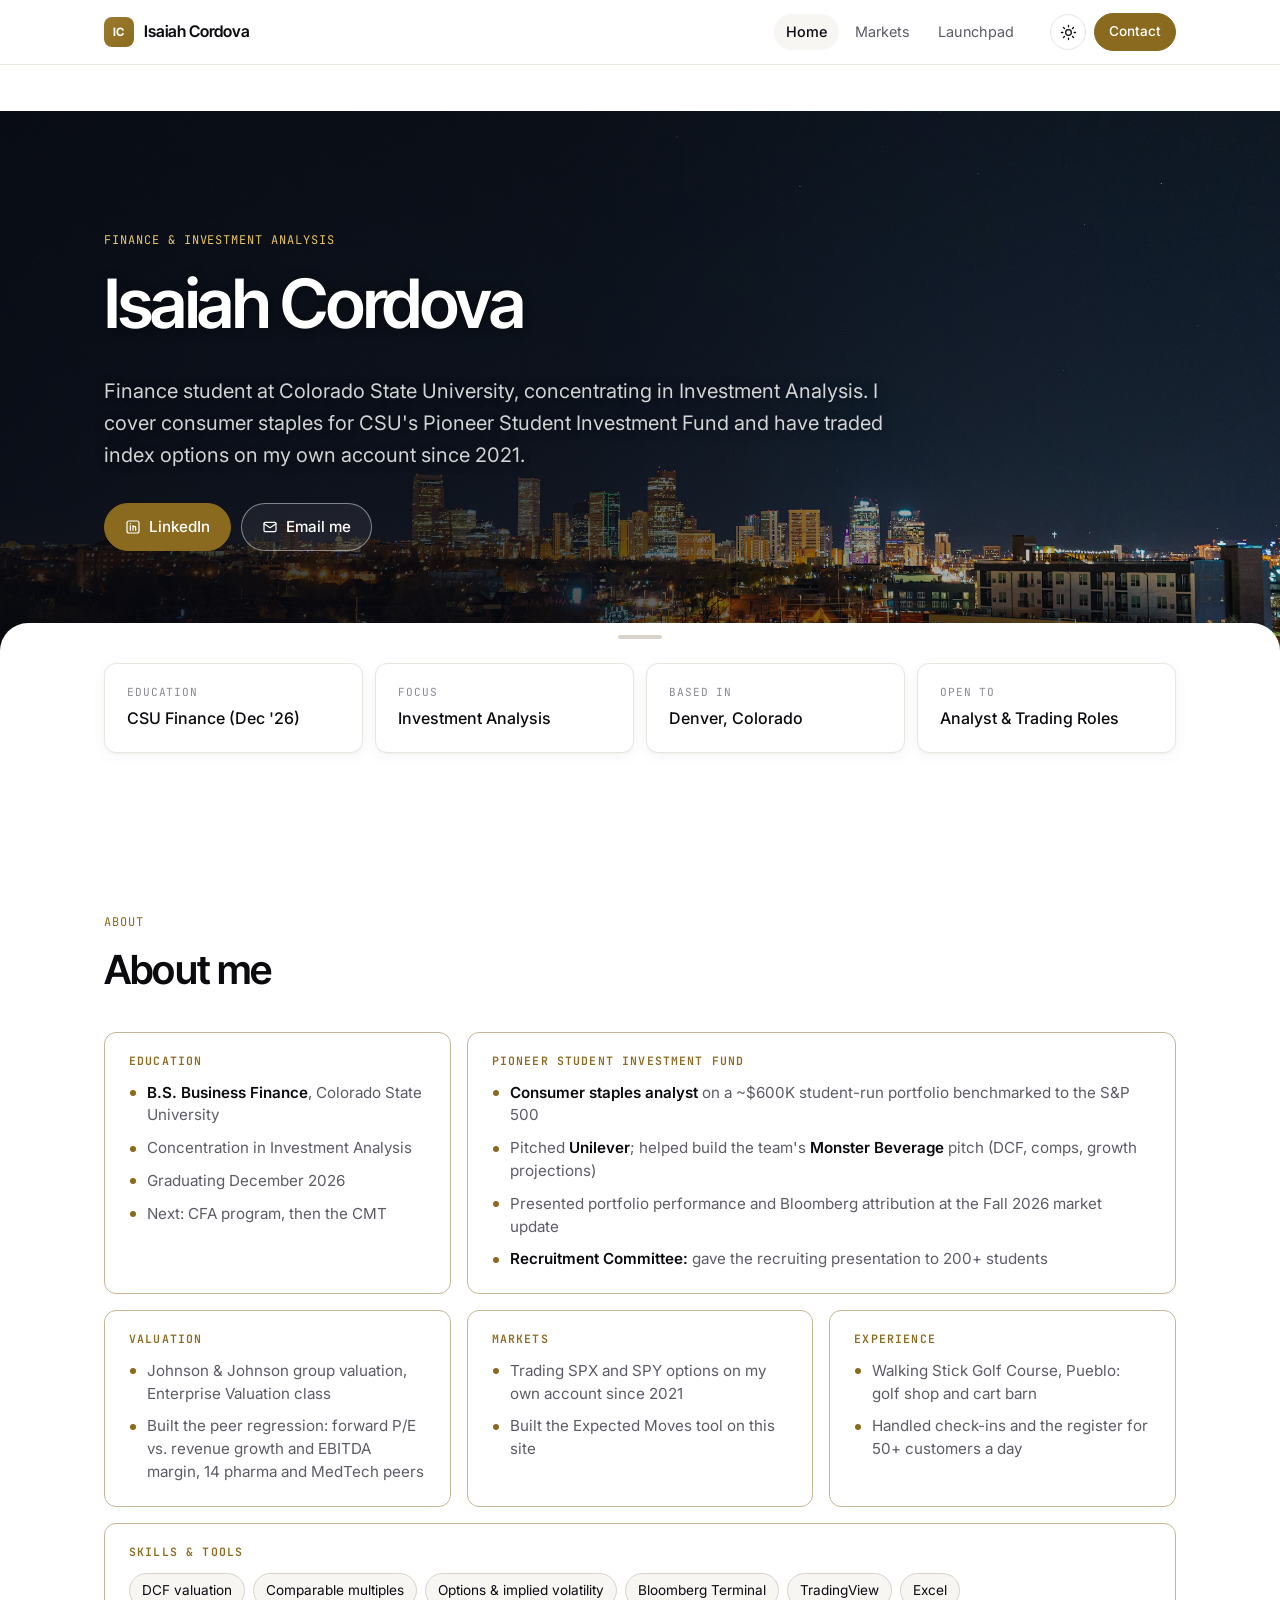
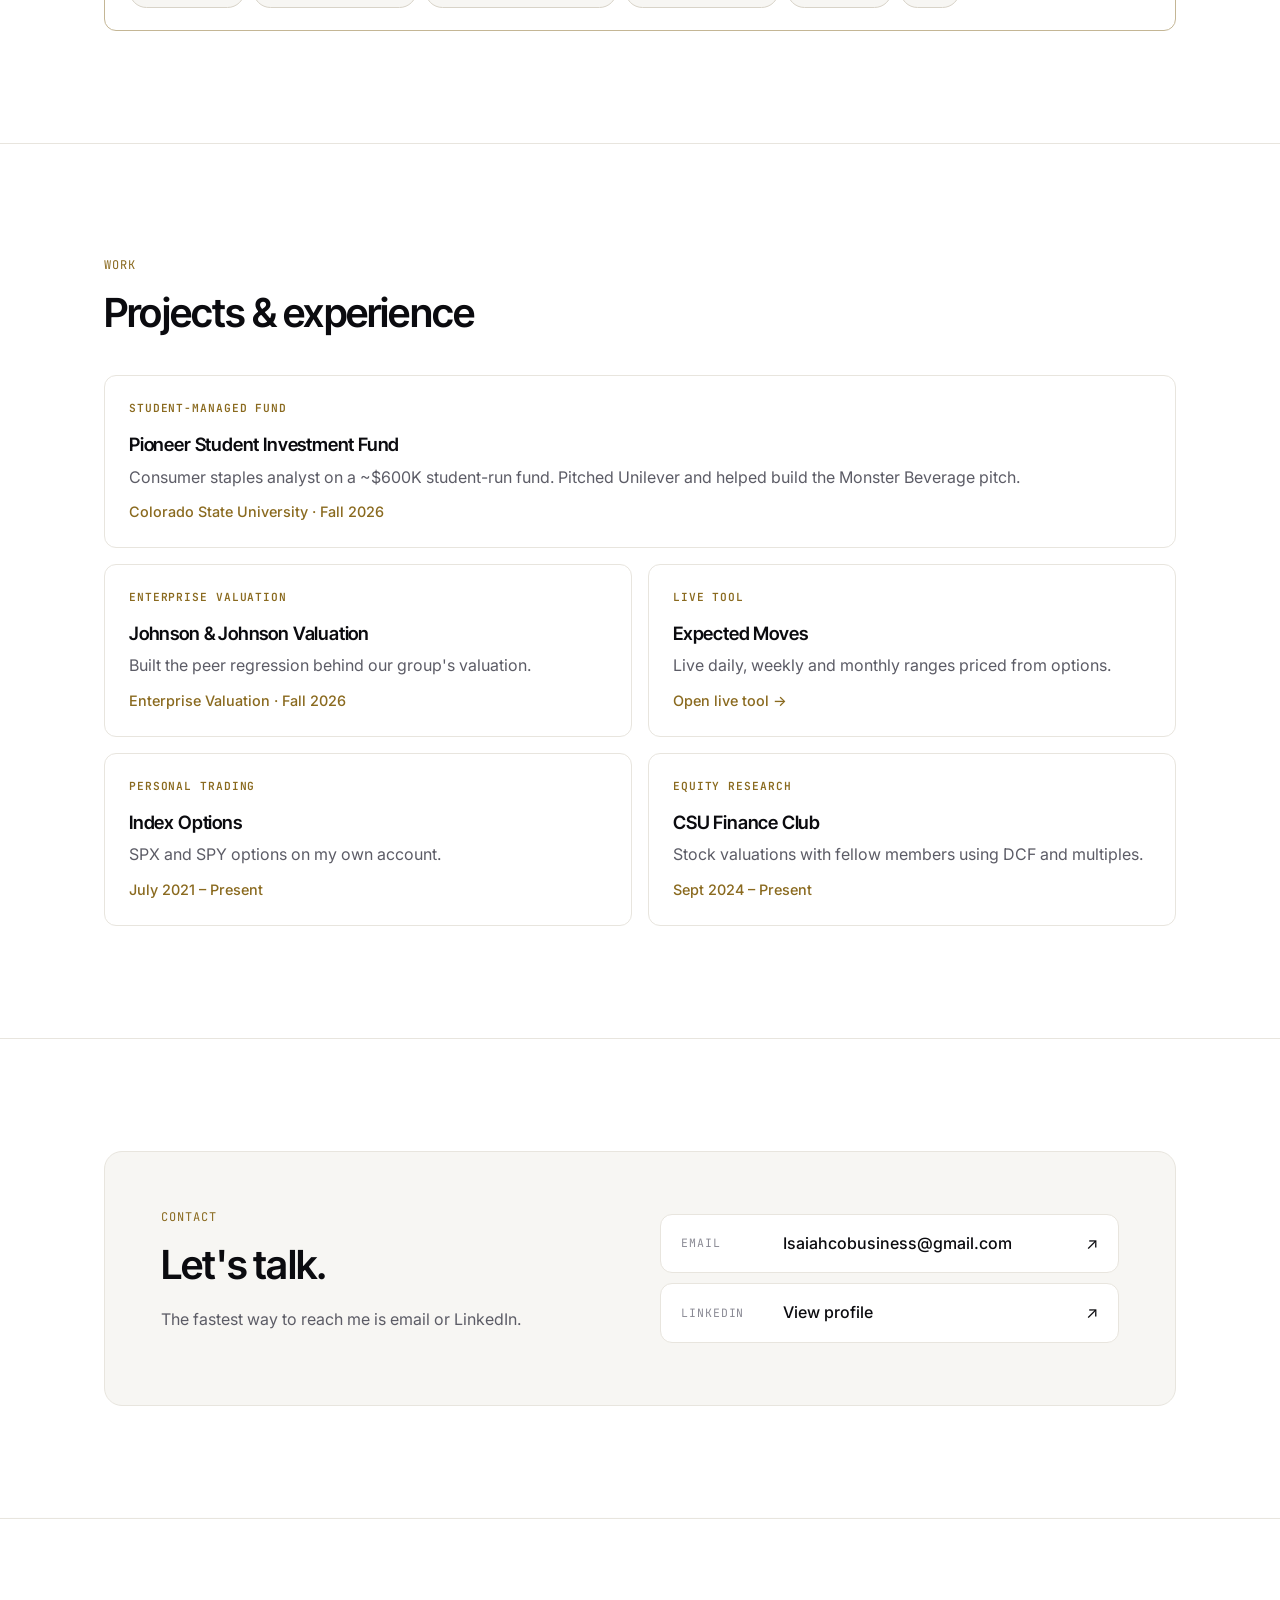
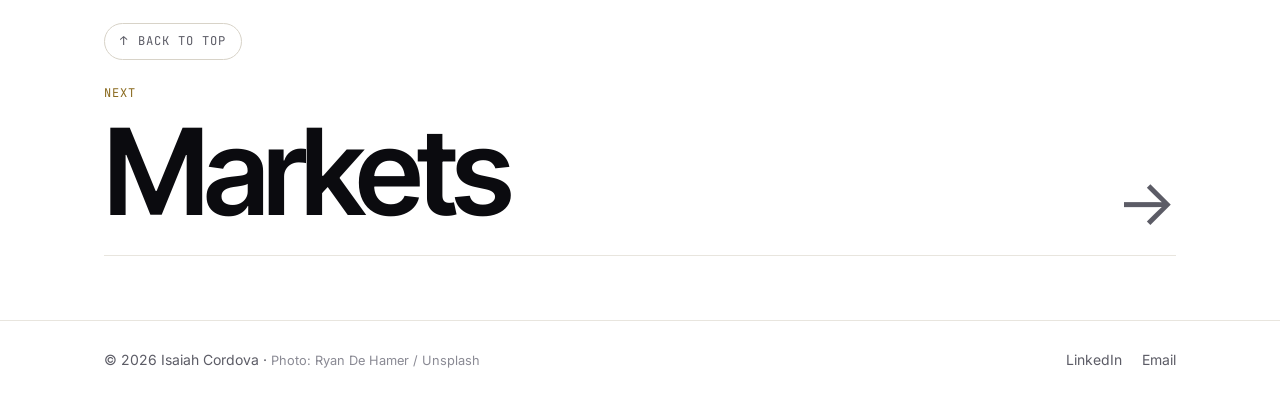
<file: index.html>
<!doctype html>
<html lang="en">
<head>
  <meta charset="utf-8">
  <meta name="viewport" content="width=device-width, initial-scale=1">
  <title>Isaiah Cordova · Finance &amp; Investment Analysis</title>
  <meta name="description" content="Isaiah Cordova · CSU Finance">
  <link rel="preconnect" href="https://fonts.googleapis.com">
  <link rel="preconnect" href="https://fonts.gstatic.com" crossorigin>
  <link rel="stylesheet" href="assets/css/base.css?v=20261119n">
  <link rel="stylesheet" href="assets/css/pages.css?v=20261119n">
  <link rel="stylesheet" href="assets/css/drawer.css?v=20261119m">
  <script src="assets/js/config.js?v=20261119m"></script>
  <script src="assets/js/site.js?v=20261119m"></script>
  <!-- the words on this page live in content.js -->
  <script src="assets/js/content.js?v=20261119m"></script>
</head>
<body>
  <header class="site-header" id="site-header"></header>

  <main>
    <!-- HERO (text comes from content.js; name and tagline from config.js) -->
    <section class="hero container">
      <p class="eyebrow reveal"><span data-site="tagline"></span></p>
      <h1 class="reveal" style="--d:.05s"><span data-site="name"></span></h1>
      <p class="lead reveal" style="--d:.1s" id="hero-lead"></p>
      <div class="cta-row reveal" style="--d:.15s">
        <a class="btn" data-site-href="linkedin" href="#" target="_blank" rel="noopener">
          <svg viewBox="0 0 24 24" aria-hidden="true"><rect x="3" y="3" width="18" height="18" rx="3"/><path d="M8 10v7M8 7v.01M12 17v-4a2 2 0 0 1 4 0v4M12 10v7"/></svg>
          LinkedIn
        </a>
        <a class="btn btn-ghost" data-gmail-compose href="#" target="_blank" rel="noopener">
          <svg viewBox="0 0 24 24" aria-hidden="true"><rect x="3" y="5" width="18" height="14" rx="2"/><path d="m3 7 9 6 9-6"/></svg>
          Email me
        </a>
      </div>
    </section>

    <!-- everything below the hero rides up over the photo on one rounded sheet -->
    <div class="sheet">
      <section class="container">
        <div class="facts reveal" id="facts"></div>
      </section>

      <section class="section" id="about">
        <div class="container">
          <div class="section-head reveal" id="about-head"></div>
          <div class="about-grid" id="about-grid"></div>
        </div>
      </section>

      <section class="section" id="work">
        <div class="container">
          <div class="section-head reveal" id="work-head"></div>
          <div class="grid grid-2" id="work-grid"></div>
        </div>
      </section>

      <section class="section" id="contact">
        <div class="container">
          <div class="contact-card reveal">
            <div id="contact-head"></div>
            <div class="contact-links">
              <a class="contact-row" data-gmail-compose href="#" target="_blank" rel="noopener">
                <span class="contact-k">Email</span>
                <span class="contact-v" data-site="email"></span>
                <span aria-hidden="true">↗</span>
              </a>
              <a class="contact-row" data-site-href="linkedin" href="#" target="_blank" rel="noopener">
                <span class="contact-k">LinkedIn</span>
                <span class="contact-v">View profile</span>
                <span aria-hidden="true">↗</span>
              </a>
            </div>
          </div>
        </div>
      </section>
    </div>
  </main>

  <footer class="site-footer" id="site-footer"></footer>
  <script src="assets/js/home.js?v=20261119m"></script>
</body>
</html>
</file>
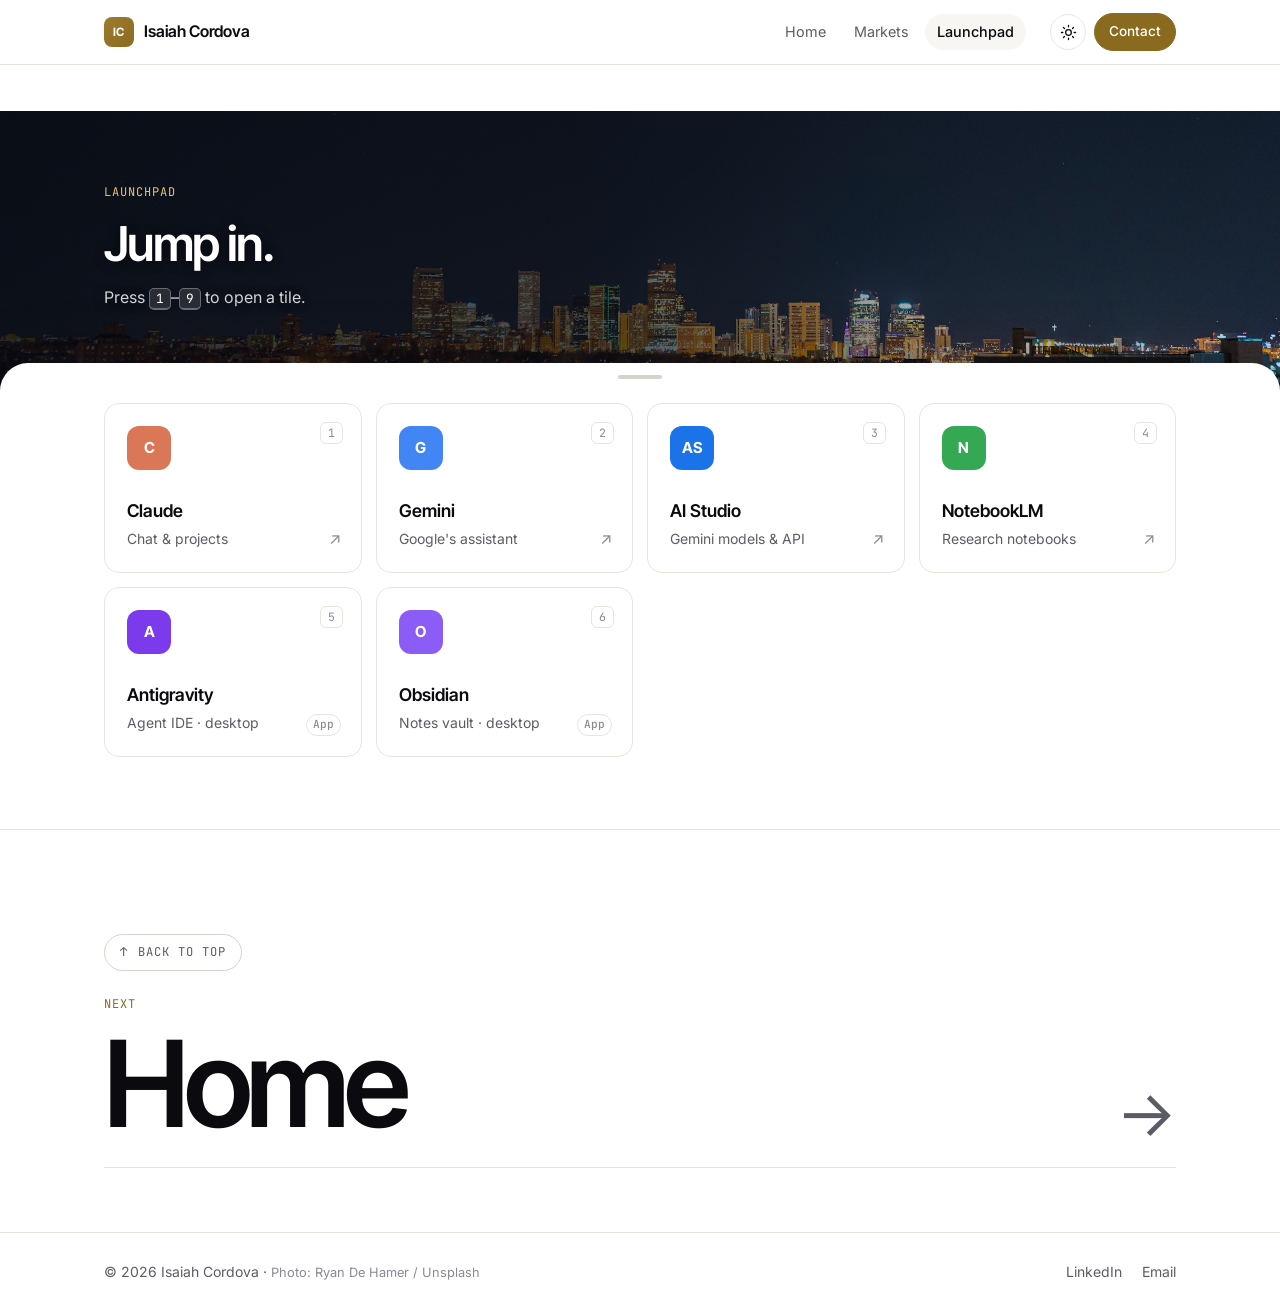
<file: launchpad.html>
<!doctype html>
<html lang="en">
<head>
  <meta charset="utf-8">
  <meta name="viewport" content="width=device-width, initial-scale=1">
  <title>Launchpad · {name}</title>
  <meta name="description" content="Quick links to the AI tools and apps I use every day.">
  <link rel="preconnect" href="https://fonts.googleapis.com">
  <link rel="preconnect" href="https://fonts.gstatic.com" crossorigin>
  <link rel="stylesheet" href="assets/css/base.css?v=20261119n">
  <link rel="stylesheet" href="assets/css/pages.css?v=20261119n">
  <link rel="stylesheet" href="assets/css/drawer.css?v=20261119m">
  <script src="assets/js/config.js?v=20261119m"></script>
  <script src="assets/js/site.js?v=20261119m"></script>
</head>
<body>
  <header class="site-header" id="site-header"></header>

  <main class="container page">
    <div class="page-head reveal">
      <p class="eyebrow">Launchpad</p>
      <h1 class="h-page">Jump in.</h1>
      <p class="muted">Press <kbd>1</kbd>–<kbd>9</kbd> to open a tile.</p>
    </div>

    <div class="sheet sheet--page">
    <div class="launch-grid" id="launch-grid"></div>
    <div class="toast" id="launch-toast" role="status" aria-live="polite"></div>
    </div>
  </main>

  <footer class="site-footer" id="site-footer"></footer>

  <script>
  (function () {
    var tiles = (window.SITE && window.SITE.launchpad) || [];
    var esc = window.SiteUtil.esc;
    var grid = document.getElementById("launch-grid");

    grid.innerHTML = tiles.map(function (t, i) {
      var initials = t.name.replace(/[^A-Za-z0-9 ]/g, "").split(" ").map(function (w) { return w[0]; }).join("").slice(0, 2);
      var target = t.app ? "" : ' target="_blank" rel="noopener"';
      return '<a class="launch-tile reveal" style="--d:' + (i * 0.04) + 's;--tile:' + esc(t.color || "var(--accent)") + '"' +
        ' href="' + esc(t.url) + '"' + target + ' data-i="' + i + '">' +
          '<span class="launch-key mono">' + (i < 9 ? i + 1 : "") + "</span>" +
          '<span class="launch-icon" aria-hidden="true">' + esc(initials) + "</span>" +
          '<span class="launch-name">' + esc(t.name) + "</span>" +
          '<span class="launch-desc">' + esc(t.desc || "") + "</span>" +
          (t.app ? '<span class="tag launch-tag">App</span>' : '<span class="launch-arrow" aria-hidden="true">↗</span>') +
        "</a>";
    }).join("");

    // Desktop-app tiles: open via the app's link; show a quiet "didn't open?" hint with the fallback site.
    var toast = document.getElementById("launch-toast");
    var toastTimer;
    function openTile(i) {
      var t = tiles[i];
      if (!t) return;
      if (!t.app) { window.open(t.url, "_blank", "noopener"); return; }
      window.location.href = t.url;
      if (t.fallback) {
        clearTimeout(toastTimer);
        toast.innerHTML = "Opening " + esc(t.name) + "… Didn’t open? " +
          '<a href="' + esc(t.fallback) + '" target="_blank" rel="noopener">Get ' + esc(t.name) + " ↗</a>";
        toast.classList.add("show");
        toastTimer = setTimeout(function () { toast.classList.remove("show"); }, 6000);
      }
    }

    grid.addEventListener("click", function (e) {
      var a = e.target.closest(".launch-tile");
      if (!a) return;
      var t = tiles[+a.getAttribute("data-i")];
      if (t && t.app) { e.preventDefault(); openTile(+a.getAttribute("data-i")); }
    });

    document.addEventListener("keydown", function (e) {
      if (e.metaKey || e.ctrlKey || e.altKey) return;
      if (/input|textarea|select/i.test(document.activeElement.tagName)) return;
      var n = parseInt(e.key, 10);
      if (n >= 1 && n <= 9 && tiles[n - 1]) {
        var el = grid.querySelector('[data-i="' + (n - 1) + '"]');
        if (el) { el.classList.add("pressed"); setTimeout(function () { el.classList.remove("pressed"); }, 180); }
        openTile(n - 1);
      }
    });
  })();
  </script>
</body>
</html>
</file>
<file: assets/css/base.css>
/* =====================================================================
   BASE DESIGN SYSTEM — shared by every site built from this template.
   Colors live as tokens on :root; config.js overrides the accent,
   radius and fonts at runtime.
   ===================================================================== */

/* ---------- tokens: light ---------- */
:root {
  --accent-light: #2563eb;
  --accent-dark: #60a5fa;
  --accent: var(--accent-light);
  --accent-ink: #ffffff;            /* text on accent */
  --accent-soft: color-mix(in srgb, var(--accent) 10%, transparent);

  --bg: #ffffff;
  --bg-subtle: #f7f6f3;             /* neutrals lean a touch warm to sit with bronze */
  --surface: #ffffff;
  --border: #e8e5de;
  --border-strong: #d8d3c8;

  /* hover glow (the Launchpad-style highlight used site-wide): bronze → gold */
  --glow-1: #8A6A1F;
  --glow-2: #E8C36A;
  --glow-strength: .11;
  --hover-fill: color-mix(in srgb, var(--accent) 4%, var(--surface));
  --text: #0b0b0f;
  --text-muted: #5c5c66;
  --text-faint: #8a8a94;

  --up: #15803d;
  --down: #b91c1c;

  --radius: 12px;
  --radius-sm: calc(var(--radius) * 0.6);
  --shadow: 0 1px 2px rgba(10, 10, 20, .04), 0 4px 16px rgba(10, 10, 20, .04);
  --shadow-lg: 0 2px 4px rgba(10, 10, 20, .04), 0 12px 32px rgba(10, 10, 20, .08);

  --font-heading: "Inter Tight", system-ui, sans-serif;
  --font-body: "Inter", system-ui, sans-serif;
  --font-mono: "JetBrains Mono", ui-monospace, monospace;

  --header-h: 64px;
  --maxw: 1120px;
  --gutter: 24px;

  color-scheme: light;
}

/* ---------- tokens: dark ---------- */
@media (prefers-color-scheme: dark) {
  :root:not([data-theme="light"]) {
    --accent: var(--accent-dark);
    --accent-ink: #0b0b0f;
    --bg: #0b0a09;
    --bg-subtle: #14130f;
    --surface: #161511;
    --border: #2a271f;
    --border-strong: #3a352a;
    --glow-1: #B8892E;
    --glow-2: #F0D08A;
    --glow-strength: .12;
    --hover-fill: color-mix(in srgb, var(--accent) 6%, var(--surface));
    --text: #f4f4f6;
    --text-muted: #a1a1ab;
    --text-faint: #6e6e78;
    --up: #4ade80;
    --down: #f87171;
    --shadow: 0 1px 2px rgba(0, 0, 0, .3);
    --shadow-lg: 0 12px 32px rgba(0, 0, 0, .4);
    color-scheme: dark;
  }
}
:root[data-theme="dark"] {
  --accent: var(--accent-dark);
  --accent-ink: #0b0b0f;
  --bg: #0b0a09;
  --bg-subtle: #14130f;
  --surface: #161511;
  --border: #2a271f;
  --border-strong: #3a352a;
  --glow-1: #B8892E;
  --glow-2: #F0D08A;
  --glow-strength: .12;
  --hover-fill: color-mix(in srgb, var(--accent) 6%, var(--surface));
  --text: #f4f4f6;
  --text-muted: #a1a1ab;
  --text-faint: #6e6e78;
  --up: #4ade80;
  --down: #f87171;
  --shadow: 0 1px 2px rgba(0, 0, 0, .3);
  --shadow-lg: 0 12px 32px rgba(0, 0, 0, .4);
  color-scheme: dark;
}

/* ---------- reset ---------- */
*, *::before, *::after { box-sizing: border-box; }
html { -webkit-text-size-adjust: 100%; scroll-padding-top: calc(var(--header-h) + var(--tape-h, 0px) + 16px); }
body {
  margin: 0;
  background: var(--bg);
  color: var(--text);
  font-family: var(--font-body);
  font-size: 16px;
  line-height: 1.6;
  -webkit-font-smoothing: antialiased;
  min-height: 100vh;
  display: flex;
  flex-direction: column;
  overflow-x: hidden;
}
main { flex: 1; }
img, svg { display: block; max-width: 100%; }
a { color: inherit; text-decoration: none; }
button { font: inherit; color: inherit; }
:focus-visible { outline: 2px solid var(--accent); outline-offset: 2px; border-radius: 4px; }

h1, h2, h3, h4 {
  font-family: var(--font-heading);
  line-height: 1.1;
  letter-spacing: -0.02em;
  margin: 0 0 .5em;
  font-weight: 600;
}
h1 { font-size: clamp(2.4rem, 6vw, 4.25rem); letter-spacing: -0.035em; }
h2 { font-size: clamp(1.75rem, 3.5vw, 2.5rem); }
h3 { font-size: 1.15rem; letter-spacing: -0.01em; }
p { margin: 0 0 1em; }

.container { width: 100%; max-width: var(--maxw); margin: 0 auto; padding: 0 var(--gutter); }
.mono { font-family: var(--font-mono); font-feature-settings: "tnum"; }
.muted { color: var(--text-muted); }
.eyebrow {
  font-family: var(--font-mono);
  font-size: .75rem;
  letter-spacing: .08em;
  text-transform: uppercase;
  color: var(--accent);
  margin-bottom: 1rem;
}
.lead { font-size: clamp(1.05rem, 1.6vw, 1.25rem); color: var(--text-muted); max-width: 40em; }

/* ---------- shared header ---------- */
.site-header {
  position: sticky;
  top: 0;
  z-index: 50;
  background: color-mix(in srgb, var(--bg) 82%, transparent);
  backdrop-filter: saturate(180%) blur(14px);
  -webkit-backdrop-filter: saturate(180%) blur(14px);
  border-bottom: 1px solid transparent;
  transition: border-color .2s, background .2s;
}
.site-header.scrolled { border-bottom-color: var(--border); }
/* live price band under the menu (part of the sticky header, so it follows you down the page) */
:root.has-tape { --tape-h: 46px; }
.site-header .tape { height: var(--tape-h, 46px); overflow: hidden; border-top: 1px solid var(--border); }
.header-inner {
  height: var(--header-h);
  display: flex;
  align-items: center;
  gap: 24px;
}
.brand {
  display: flex;
  align-items: center;
  gap: 10px;
  font-family: var(--font-heading);
  font-weight: 600;
  font-size: 1rem;
  letter-spacing: -0.01em;
  white-space: nowrap;
  min-width: 0;
}
.brand-name { overflow: hidden; text-overflow: ellipsis; }
.brand-mark {
  flex-shrink: 0;
  display: grid;
  place-items: center;
  width: 30px;
  height: 30px;
  border-radius: 8px;
  background: linear-gradient(135deg, color-mix(in srgb, var(--accent) 80%, var(--glow-2)), var(--accent));
  color: var(--accent-ink);
  font-size: .72rem;
  font-weight: 700;
  letter-spacing: .02em;
}
/* header icon as a logo image (config.monogramImage) */
/* round badge: the image is zoomed so a round logo fills it edge to edge (trims the file's white margin) */
.brand-mark--img {
  width: 36px; height: 36px; border-radius: 50%;
  background: transparent; padding: 0; overflow: hidden;
  box-shadow: 0 1px 3px rgba(0,0,0,.18);
}
.brand-mark--img img { width: 100%; height: 100%; object-fit: contain; transform: scale(var(--mark-zoom, 1.82)); }
.nav { display: flex; gap: 4px; margin-left: auto; }
.nav a {
  padding: 6px 12px;
  border-radius: 999px;
  font-size: .9rem;
  color: var(--text-muted);
  transition: color .15s, background .15s;
}
.nav a:hover { color: var(--text); background: var(--bg-subtle); }
.nav a[aria-current="page"] { color: var(--text); background: var(--bg-subtle); font-weight: 500; }
.header-actions { display: flex; align-items: center; gap: 8px; }

.icon-btn {
  width: 36px;
  height: 36px;
  display: grid;
  place-items: center;
  border: 1px solid var(--border);
  background: var(--surface);
  border-radius: 999px;
  cursor: pointer;
  transition: border-color .15s;
}
.icon-btn:hover { border-color: var(--border-strong); }
.icon-btn svg { width: 17px; height: 17px; fill: none; stroke: currentColor; stroke-width: 1.8; stroke-linecap: round; }
.i-moon { display: none; }
:root[data-theme="dark"] .i-sun { display: none; }
:root[data-theme="dark"] .i-moon { display: block; }
@media (prefers-color-scheme: dark) {
  :root:not([data-theme="light"]) .i-sun { display: none; }
  :root:not([data-theme="light"]) .i-moon { display: block; }
}
.menu-btn { display: none; }

@media (max-width: 760px) {
  :root { --gutter: 16px; }
  .header-inner { gap: 12px; }
  .header-actions { margin-left: auto; }
  .header-actions .btn { display: none; }
  .menu-btn { display: grid; }
  .nav {
    position: absolute;
    top: var(--header-h);
    left: 0;
    right: 0;
    flex-direction: column;
    gap: 2px;
    padding: 8px var(--gutter) 16px;
    background: var(--bg);
    border-bottom: 1px solid var(--border);
    margin: 0;
    display: none;
  }
  .site-header.open .nav { display: flex; }
  .nav a { padding: 12px; border-radius: var(--radius-sm); font-size: 1rem; }
}

/* ---------- buttons ---------- */
.btn {
  display: inline-flex;
  align-items: center;
  gap: 8px;
  padding: 11px 20px;
  border-radius: 999px;
  background: var(--accent);
  color: var(--accent-ink);
  font-weight: 500;
  font-size: .95rem;
  border: 1px solid var(--accent);
  cursor: pointer;
  transition: transform .15s, opacity .15s, background .15s, box-shadow .2s;
}
.btn:hover { box-shadow: 0 6px 20px color-mix(in srgb, var(--glow-2) 35%, transparent); transform: translateY(-1px); }
.btn:active { transform: translateY(1px); }
.btn-accent { background: var(--accent); border-color: var(--accent); color: var(--accent-ink); }
.btn-ghost { background: transparent; color: var(--accent); border-color: var(--border-strong); }
.btn-ghost:hover { background: var(--hover-fill); border-color: var(--accent); }
.btn-sm { padding: 7px 14px; font-size: .85rem; }
.btn svg { width: 16px; height: 16px; fill: none; stroke: currentColor; stroke-width: 1.8; stroke-linecap: round; stroke-linejoin: round; }

/* ---------- sections & cards ---------- */
.section { padding: clamp(56px, 9vw, 112px) 0; }
.section + .section { border-top: 1px solid var(--border); }
.section-head { margin-bottom: 40px; max-width: 640px; }

.card {
  background: var(--surface);
  border: 1px solid var(--border);
  border-radius: var(--radius);
  padding: 24px;
  transition: border-color .2s, box-shadow .2s, transform .2s;
}
a.card:hover, .card.hover:hover { border-color: var(--border-strong); box-shadow: var(--shadow-lg); transform: translateY(-2px); }
.grid { display: grid; gap: 16px; }
.grid-3 { grid-template-columns: repeat(auto-fill, minmax(260px, 1fr)); }
.grid-2 { grid-template-columns: repeat(2, minmax(0, 1fr)); }   /* always an even 2-up */
@media (max-width: 700px) { .grid-2 { grid-template-columns: 1fr; } }
@media (max-width: 400px) { .grid-3 { grid-template-columns: 1fr; } }

/* small card labels ("Student-Managed Fund", "New York"…): plain bronze small caps,
   the same style as the box headings, no outline */
.tag {
  display: inline-block;
  font-family: var(--font-mono);
  font-size: .7rem;
  font-weight: 600;
  letter-spacing: .08em;
  text-transform: uppercase;
  color: var(--accent);
}
/* status badges (the Markets "M", Launchpad "App") keep a small outline so they read as badges */
.em-table .tag, .fineprint .tag, .launch-tag {
  padding: 1px 6px;
  border: 1px solid var(--border);
  border-radius: 999px;
  font-weight: 500;
  letter-spacing: 0;
  text-transform: none;
  color: var(--text-muted);
}

/* ---------- footer ---------- */
.site-footer { border-top: 1px solid var(--border); padding: 28px 0; font-size: .875rem; color: var(--text-muted); }
.footer-inner { display: flex; justify-content: space-between; align-items: center; gap: 16px; flex-wrap: wrap; }
.footer-inner p { margin: 0; }
.footer-links { display: flex; gap: 20px; }
.footer-links a:hover { color: var(--text); }
.photo-credit { color: var(--text-faint); font-size: .8rem; }
.photo-credit:hover { color: var(--text); }

/* ---------- end of page: back to top + next tab (built in site.js) ---------- */
.next-up { border-top: 1px solid var(--border); padding: clamp(56px, 9vw, 104px) 0 clamp(36px, 5vw, 64px); }
.next-inner { display: grid; gap: 24px; }
.to-top {
  justify-self: start; display: inline-flex; align-items: center; gap: 10px;
  padding: 8px 15px; border: 1px solid var(--border-strong); border-radius: 999px;
  background: var(--surface); color: var(--text-muted); cursor: pointer;
  font-family: var(--font-mono); font-size: .76rem; letter-spacing: .08em; text-transform: uppercase;
  transition: border-color .2s, color .2s;
}
.to-top:hover { border-color: var(--accent); color: var(--accent); }
.to-top-arrow { display: inline-block; transition: transform .3s ease; }
.to-top:hover .to-top-arrow { transform: translateY(-3px); }
.next-link {
  display: grid; grid-template-columns: 1fr auto; align-items: end; gap: 6px 24px;
  padding-bottom: 20px; border-bottom: 1px solid var(--border);
}
.next-link .eyebrow { grid-column: 1 / -1; margin: 0; }
.next-name {
  font-family: var(--font-heading); font-weight: 600; letter-spacing: -0.045em;
  font-size: clamp(2.75rem, 10vw, 7.5rem); line-height: 1.05; transition: color .25s;
}
.next-arrow { font-size: clamp(1.75rem, 5vw, 4rem); line-height: 1.05; color: var(--text-muted); transition: transform .35s ease, color .25s; }
.next-link:hover .next-name, .next-link:hover .next-arrow { color: var(--accent); }
.next-link:hover .next-arrow { transform: translateX(10px); }

/* ---------- letter roll on hover (wired in site.js) ----------
   Each letter stays in normal flow with a copy parked one line below it. clip-path
   (not overflow:hidden, which would move the text baseline) shows one line; hovering
   slides letter + copy up one line, letter by letter (--i staggers them). */
.sr-only { position: absolute; width: 1px; height: 1px; padding: 0; margin: -1px; overflow: hidden; clip: rect(0 0 0 0); white-space: nowrap; border: 0; }
.roll { white-space: nowrap; }
.roll-ch { display: inline-block; clip-path: inset(0 -0.15em); }
.roll-in { display: inline-block; position: relative; transition: transform .5s cubic-bezier(.65, 0, .35, 1); transition-delay: calc(var(--i) * 24ms); }
.roll-copy { position: absolute; left: 0; top: 100%; }
.is-rolled .roll-in { transform: translateY(-100%); }

/* ---------- motion ---------- */
.reveal { opacity: 0; transform: translateY(12px); transition: opacity .6s ease, transform .6s ease; transition-delay: var(--d, 0s); }
.reveal.in { opacity: 1; transform: none; }
.reveal.done {
  transition: transform .2s ease, box-shadow .2s ease, border-color .2s ease, background-color .2s ease, opacity .2s ease;
  transition-delay: 0s;
}
@media (prefers-reduced-motion: reduce) {
  .reveal, .reveal.done { opacity: 1; transform: none; transition: none; }
  .roll-in { transition: none; }
  .is-rolled .roll-in { transform: none; }
  * { scroll-behavior: auto !important; }
}

/* TradingView widgets are transparent iframes. Chrome paints a solid white backdrop behind an
   iframe whose color scheme differs from the page's, so after switching to dark mode the ticker
   band stayed white. The widget pages don't declare a scheme (light), so match it on the iframe. */
.tradingview-widget-container iframe { color-scheme: light; }
</file>
<file: assets/css/pages.css>
/* =====================================================================
   PAGE STYLES — the sections used by Home, Markets and Launchpad.
   Delete what a new site doesn't need.
   ===================================================================== */

.small { font-size: .8rem; }
.strong { font-weight: 600; }
.up { color: var(--up); }
.down { color: var(--down); }
kbd, code {
  font-family: var(--font-mono);
  font-size: .8em;
  padding: 1px 6px;
  border: 1px solid var(--border);
  border-bottom-width: 2px;
  border-radius: 5px;
  background: var(--bg-subtle);
}
code { border-bottom-width: 1px; }

/* ---------- home ---------- */
.hero { padding-top: clamp(64px, 12vw, 140px); padding-bottom: 48px; }
.hero h1 { max-width: 14ch; }
.cta-row { display: flex; gap: 10px; flex-wrap: wrap; margin-top: 32px; }

/* Hover "pop": lift, bold accent outline, gray fill, accent text.
   Shared by the quick-facts tiles and the Work cards. */
.facts {
  display: grid;
  grid-template-columns: repeat(4, 1fr);
  gap: 12px;
  margin-bottom: clamp(40px, 7vw, 80px);
}
.facts > div {
  padding: 20px 22px;
  display: flex;
  flex-direction: column;
  gap: 4px;
  background: var(--surface);
  border: 1px solid var(--border);
  border-radius: var(--radius);
  transition: transform .2s ease, box-shadow .2s ease, border-color .2s ease, background-color .2s ease;
}
.fact-k { font-family: var(--font-mono); font-size: .7rem; text-transform: uppercase; letter-spacing: .08em; color: var(--text-faint); transition: color .2s ease; }
.fact-v { font-weight: 500; transition: color .2s ease; }
.facts > div:hover,
.card.project:hover,
.about-card:hover {
  transform: translateY(-4px) scale(1.02);
  border-color: var(--accent);
  box-shadow: 0 0 0 1px var(--accent), var(--shadow-lg);   /* 2px outline without layout shift */
  background: var(--hover-fill);
}

/* ---------- glow highlight (same effect as the Launchpad tiles) ----------
   A soft bronze→gold light blob fades in from the bottom-right corner on hover. */
.facts > div,
.card.project,
.about-card,
.contact-row,
.pin-card {
  position: relative;
  overflow: hidden;
  isolation: isolate;
}
.facts > div::after,
.card.project::after,
.about-card::after,
.contact-row::after,
.pin-card::after {
  content: "";
  position: absolute;
  right: -25%;
  bottom: -60%;
  width: 65%;
  aspect-ratio: 1;
  border-radius: 50%;
  background: radial-gradient(circle at 40% 40%, var(--glow-2), var(--glow-1) 55%, transparent 72%);
  filter: blur(38px);
  opacity: 0;
  transition: opacity .35s ease;
  pointer-events: none;
  z-index: -1;
}
.facts > div:hover::after,
.card.project:hover::after,
.about-card:hover::after,
.contact-row:hover::after,
.pin-card:hover::after { opacity: var(--glow-strength); }
.card.project.span-full::after,
.about-wide::after,
.about-full::after { width: 34%; right: -8%; }
/* wide cards: gentler scale so they don't overhang */
.about-wide:hover, .about-full:hover { transform: translateY(-4px) scale(1.01); }
.about-card:hover .about-list li { color: var(--text); }

/* faint navy wash behind the hero and inner-page headings */
.hero, .page-head { position: relative; isolation: isolate; }
.hero::before, .page-head::before {
  content: "";
  position: absolute;
  z-index: -1;
  top: -120px;
  right: -10%;
  width: min(640px, 80vw);
  aspect-ratio: 1;
  border-radius: 50%;
  background: radial-gradient(circle, color-mix(in srgb, var(--glow-2) 22%, transparent), color-mix(in srgb, var(--glow-1) 8%, transparent) 45%, transparent 70%);
  filter: blur(20px);
  pointer-events: none;
}
.page-head::before { width: min(420px, 70vw); top: -160px; opacity: .8; }

/* ---------- heading photo band (on when config.heroImage is set) ----------
   Full-width photo behind each page's heading, with a dark fade on the left for
   legible white text. On Home it ends at the quick-facts tiles, which overlap its
   bottom edge by --hero-overlap. */
:root { --hero-overlap: 44px; --hero-scrim: linear-gradient(90deg, rgba(8,10,18,.84) 0%, rgba(8,10,18,.68) 45%, rgba(8,10,18,.30) 75%, rgba(8,10,18,.12) 100%); }
:root.has-hero-img :is(.hero, .page-head) :is(h1, .lead, .muted) { text-shadow: 0 1px 12px rgba(0,0,0,.45); }
:root.has-hero-img .hero::before,
:root.has-hero-img .page-head::before {
  top: 0; bottom: 0; left: 50%; right: auto;
  width: 100vw; aspect-ratio: auto;
  transform: translateX(-50%);
  border-radius: 0; filter: none; opacity: 1;
  background: var(--hero-scrim), var(--hero-img) center var(--hero-y, 88%) / cover no-repeat;
}
/* the skyline sits in the lower part of the photo under a dark sky; thinner bands crop to it */
:root.has-hero-img .page-head::before { --hero-y: 84%; }
:root.has-hero-img .hero { padding-top: clamp(64px, 10vw, 120px); padding-bottom: calc(var(--hero-overlap) + 56px); }
:root.has-hero-img .hero::before { bottom: 0; }
:root.has-hero-img .hero + .container .facts { margin-top: calc(-1 * var(--hero-overlap)); position: relative; z-index: 1; }
:root.has-hero-img .facts > div { box-shadow: var(--shadow-lg); }

/* inner pages: band reaches up to the header and a little past the heading */
:root.has-hero-img .page-head { padding-bottom: 36px; margin-bottom: 28px; }
:root.has-hero-img .page-head::before { top: calc(-1 * clamp(40px, 7vw, 72px)); }

/* text and controls on the photo */
:root.has-hero-img :is(.hero, .page-head) { color: #fff; }
:root.has-hero-img :is(.hero, .page-head) .eyebrow { color: #E8C36A; }
:root.has-hero-img :is(.hero, .page-head) :is(.lead, .muted) { color: rgba(255,255,255,.82); }
:root.has-hero-img :is(.hero, .page-head) strong { color: #fff; }
:root.has-hero-img .hero .btn-ghost { color: #fff; border-color: rgba(255,255,255,.45); background: rgba(255,255,255,.06); }
:root.has-hero-img .hero .btn-ghost:hover { background: rgba(255,255,255,.14); border-color: #fff; }
:root.has-hero-img .page-head :is(.seg, .live-pill) {
  background: rgba(255,255,255,.10);
  border-color: rgba(255,255,255,.28);
  color: rgba(255,255,255,.85);
  backdrop-filter: blur(8px);
  -webkit-backdrop-filter: blur(8px);
}
:root.has-hero-img .page-head .seg button { color: rgba(255,255,255,.85); }
:root.has-hero-img .page-head .seg button[aria-selected="true"] { background: #fff; color: #5a4512; }
:root.has-hero-img .page-head :is(kbd, code) { background: rgba(255,255,255,.12); border-color: rgba(255,255,255,.3); color: #fff; }
.facts > div:hover .fact-k { color: var(--accent); }
.facts > div:hover .fact-v { color: var(--accent); font-weight: 600; }
@media (max-width: 760px) {
  .facts { grid-template-columns: 1fr 1fr; gap: 10px; }
}

/* About: grouped cards (heading + bullets), bronze outline, no pop */
.about-grid { display: grid; grid-template-columns: repeat(3, minmax(0, 1fr)); grid-auto-flow: dense; gap: 16px; }
.about-wide { grid-column: span 2; }
.about-full { grid-column: 1 / -1; }
@media (max-width: 900px) { .about-grid { grid-template-columns: repeat(2, minmax(0, 1fr)); } .about-wide { grid-column: 1 / -1; } }
@media (max-width: 600px) { .about-grid { grid-template-columns: 1fr; } }
.about-card {
  padding: 22px 24px;
  background: var(--surface);
  border: 1px solid color-mix(in srgb, var(--accent) 38%, var(--border));
  border-radius: var(--radius);
  transition: border-color .2s ease;
}
.about-card:hover { border-color: var(--accent); }
.about-k {
  margin: 0 0 14px;
  font-family: var(--font-mono); font-size: .72rem; font-weight: 600;
  letter-spacing: .1em; text-transform: uppercase; color: var(--accent);
}
.about-list { list-style: none; margin: 0; padding: 0; display: grid; gap: 10px; }
.about-list li { position: relative; padding-left: 18px; font-size: .95rem; line-height: 1.5; color: var(--text-muted); }
.about-list li::before { content: ""; position: absolute; left: 1px; top: calc(.75em - 3px); width: 6px; height: 6px; border-radius: 50%; background: var(--accent); }   /* round bullets */
.about-list strong { color: var(--text); font-weight: 600; }
.chips { list-style: none; margin: 0; padding: 0; display: flex; flex-wrap: wrap; gap: 8px; }
.chips li { padding: 6px 12px; border: 1px solid var(--border-strong); border-radius: 999px; background: var(--bg-subtle); font-size: .85rem; }

.project { display: flex; flex-direction: column; gap: 10px; }
.project h3 { margin: 6px 0 0; transition: color .2s ease; }
.project p { margin: 0; flex: 1; transition: color .2s ease; }
.project .tag { align-self: flex-start; transition: color .2s ease, border-color .2s ease; }
.card.project:hover h3 { color: var(--accent); }
.card.project:hover p { color: var(--text); }
.card.project:hover .tag { color: var(--accent); border-color: var(--accent); }
.card.project.span-full:hover { transform: translateY(-4px) scale(1.01); }   /* wide card: gentler scale */
.grid > .span-full { grid-column: 1 / -1; }   /* featured card gets its own row */
.card-link { font-size: .9rem; font-weight: 500; color: var(--accent); }

.contact-card {
  display: grid;
  grid-template-columns: 1fr 1fr;
  gap: 40px;
  align-items: center;
  padding: clamp(28px, 5vw, 56px);
  border: 1px solid var(--border);
  border-radius: calc(var(--radius) * 1.5);
  background: var(--bg-subtle);
}
.contact-links { display: flex; flex-direction: column; gap: 10px; }
.contact-row {
  display: grid;
  grid-template-columns: 90px 1fr auto;
  align-items: center;
  gap: 12px;
  padding: 16px 20px;
  background: var(--surface);
  border: 1px solid var(--border);
  border-radius: var(--radius);
  transition: border-color .15s, transform .15s;
}
.contact-row:hover { border-color: var(--accent); box-shadow: 0 0 0 1px var(--accent), var(--shadow-lg); background: var(--hover-fill); transform: translateY(-2px); }
.contact-row:hover .contact-k { color: var(--accent); }
.contact-k { font-family: var(--font-mono); font-size: .72rem; text-transform: uppercase; letter-spacing: .08em; color: var(--text-faint); }
.contact-v { font-weight: 500; overflow: hidden; text-overflow: ellipsis; white-space: nowrap; }
@media (max-width: 760px) { .contact-card { grid-template-columns: 1fr; gap: 24px; } .contact-row { grid-template-columns: 70px 1fr auto; } }

/* ---------- inner pages ---------- */
.page { padding-top: clamp(40px, 7vw, 72px); padding-bottom: 72px; }
.page-head { margin-bottom: 32px; }
.h-page { font-size: clamp(2rem, 5vw, 3rem); margin-bottom: .3em; }

/* ---------- launchpad ---------- */
.launch-grid {
  display: grid;
  grid-template-columns: repeat(auto-fill, minmax(220px, 1fr));
  gap: 14px;
}
.launch-tile {
  position: relative;
  display: flex;
  flex-direction: column;
  gap: 2px;
  padding: 22px;
  min-height: 170px;
  background: var(--surface);
  border: 1px solid var(--border);
  border-radius: calc(var(--radius) * 1.25);
  transition: border-color .2s, box-shadow .2s, transform .2s;
  overflow: hidden;
}
.launch-tile::after {
  content: "";
  position: absolute;
  inset: auto -30% -60% auto;
  width: 70%;
  aspect-ratio: 1;
  border-radius: 50%;
  background: var(--tile);
  opacity: 0;
  filter: blur(40px);
  transition: opacity .3s;
  pointer-events: none;
}
.launch-tile:hover, .launch-tile.pressed {
  border-color: color-mix(in srgb, var(--tile) 55%, var(--border));
  box-shadow: var(--shadow-lg);
  transform: translateY(-3px);
}
.launch-tile:hover::after, .launch-tile.pressed::after { opacity: .18; }
.launch-icon {
  width: 44px;
  height: 44px;
  display: grid;
  place-items: center;
  border-radius: 12px;
  background: var(--tile);
  color: #fff;
  font-family: var(--font-heading);
  font-weight: 700;
  font-size: .95rem;
  margin-bottom: auto;
}
.launch-name { font-family: var(--font-heading); font-weight: 600; font-size: 1.1rem; margin-top: 24px; }
.launch-desc { font-size: .875rem; color: var(--text-muted); }
.launch-key {
  position: absolute;
  top: 18px;
  right: 18px;
  font-size: .72rem;
  color: var(--text-faint);
  border: 1px solid var(--border);
  border-radius: 6px;
  padding: 1px 7px;
}
.launch-arrow, .launch-tag { position: absolute; bottom: 20px; right: 20px; color: var(--text-faint); }
.launch-tile:hover .launch-arrow { color: var(--text); }

.toast {
  position: fixed;
  left: 50%;
  bottom: 24px;
  transform: translate(-50%, 20px);
  max-width: calc(100% - 32px);
  padding: 12px 18px;
  border-radius: 999px;
  background: var(--text);
  color: var(--bg);
  font-size: .9rem;
  box-shadow: var(--shadow-lg);
  opacity: 0;
  pointer-events: none;
  transition: opacity .2s, transform .2s;
  z-index: 60;
}
.toast.show { opacity: 1; transform: translate(-50%, 0); pointer-events: auto; }
.toast a { text-decoration: underline; text-underline-offset: 3px; font-weight: 500; }

/* ---------- markets ---------- */
.markets-head { display: flex; justify-content: space-between; align-items: flex-end; gap: 20px; flex-wrap: wrap; }
.markets-head p { margin: 0; }
.head-controls { display: flex; align-items: center; gap: 12px; flex-wrap: wrap; }


.live-pill {
  display: inline-flex;
  align-items: center;
  gap: 8px;
  padding: 6px 12px;
  border: 1px solid var(--border);
  border-radius: 999px;
  font-size: .8rem;
  color: var(--text-muted);
  white-space: nowrap;
}
.live-dot { width: 8px; height: 8px; border-radius: 50%; background: var(--text-faint); }
.live-pill[data-state="live"] { color: var(--text); border-color: color-mix(in srgb, var(--up) 45%, var(--border)); }
.live-pill[data-state="live"] .live-dot { background: var(--up); animation: pulse 1.6s ease-in-out infinite; }
.live-pill[data-state="connecting"] .live-dot,
.live-pill[data-state="error"] .live-dot { background: #d97706; }
@keyframes pulse {
  0%, 100% { box-shadow: 0 0 0 0 color-mix(in srgb, var(--up) 55%, transparent); }
  50% { box-shadow: 0 0 0 5px transparent; }
}

.tick-up { animation: tickUp 1s ease-out; }
.tick-down { animation: tickDown 1s ease-out; }
@keyframes tickUp { from { background: color-mix(in srgb, var(--up) 25%, transparent); } to { background: transparent; } }
@keyframes tickDown { from { background: color-mix(in srgb, var(--down) 25%, transparent); } to { background: transparent; } }
.em-table td[data-k="price"], .pin-price [data-k="price"] { border-radius: 4px; }
.used-out { font-weight: 700; text-decoration: underline; text-underline-offset: 3px; }
@media (prefers-reduced-motion: reduce) {
  .tick-up, .tick-down, .live-pill[data-state="live"] .live-dot { animation: none; }
}

.seg {
  display: inline-flex;
  padding: 3px;
  border: 1px solid var(--border);
  border-radius: 999px;
  background: var(--bg-subtle);
}
.seg button {
  border: 0;
  background: transparent;
  padding: 7px 18px;
  border-radius: 999px;
  font-size: .9rem;
  color: var(--text-muted);
  cursor: pointer;
}
.seg button[aria-selected="true"] { background: var(--surface); color: var(--text); box-shadow: var(--shadow); font-weight: 500; }

.notice {
  padding: 12px 16px;
  margin-bottom: 20px;
  border-radius: var(--radius-sm);
  border: 1px solid color-mix(in srgb, #d97706 40%, var(--border));
  background: color-mix(in srgb, #d97706 8%, var(--bg));
  font-size: .9rem;
}

.pinned { margin-bottom: 16px; }
.grid.pinned { grid-template-columns: repeat(4, minmax(0, 1fr)); }
@media (max-width: 1000px) { .grid.pinned { grid-template-columns: repeat(2, minmax(0, 1fr)); } }
@media (max-width: 560px)  { .grid.pinned { grid-template-columns: 1fr; } }
.pinned .pin-card { padding: 20px; }
.pin-card:hover { border-color: var(--accent); box-shadow: 0 0 0 1px var(--accent), var(--shadow-lg); background: var(--hover-fill); }
.pin-card:hover .pin-sym { color: var(--accent); }
.pinned .pin-big { font-size: clamp(1.35rem, 2.2vw, 1.75rem); }
.pin-card {
  text-align: left;
  width: 100%;
  cursor: pointer;
  display: flex;
  flex-direction: column;
  gap: 18px;
}
.pin-top { display: flex; justify-content: space-between; align-items: flex-start; gap: 12px; }
.pin-top > div:first-child { display: flex; flex-direction: column; }
.pin-sym { font-family: var(--font-heading); font-weight: 700; font-size: 1.3rem; letter-spacing: -0.01em; }
.pin-price { font-size: .95rem; text-align: right; }
.pin-move { display: flex; flex-direction: column; gap: 2px; }
.pin-big { font-size: clamp(1.6rem, 4vw, 2.1rem); font-weight: 600; letter-spacing: -0.02em; }
.pin-big .muted { font-size: .55em; font-weight: 500; }

.range-track {
  position: relative;
  height: 6px;
  border-radius: 999px;
  background: linear-gradient(90deg, color-mix(in srgb, var(--down) 35%, transparent), var(--accent-soft) 50%, color-mix(in srgb, var(--up) 35%, transparent));
}
.range-dot {
  position: absolute;
  left: 50%;
  top: 50%;
  width: 12px;
  height: 12px;
  border-radius: 50%;
  background: var(--text);
  border: 2px solid var(--surface);
  transform: translate(-50%, -50%);
}
/* low · high on the first line, "used · exp" centered underneath (fits the narrow 4-up cards) */
.range-labels { display: flex; justify-content: space-between; flex-wrap: wrap; row-gap: 4px; font-size: .78rem; margin-top: 8px; }
.range-labels > span:nth-child(2) { order: 3; flex-basis: 100%; text-align: center; }
.pin-move { margin-top: auto; }   /* line up the move + range sections across cards */

.chart-wrap { padding: 0; overflow: hidden; margin-bottom: 16px; scroll-margin-top: calc(var(--header-h) + var(--tape-h, 0px) + 16px); }
.chart-bar { display: flex; justify-content: space-between; align-items: center; gap: 8px 16px; flex-wrap: wrap; padding: 14px 20px; border-bottom: 1px solid var(--border); }
.chart-em { font-size: .85rem; margin-right: auto; }
.chart-tools { display: flex; align-items: center; justify-content: space-between; gap: 8px 16px; flex-wrap: wrap; padding: 10px 20px; border-bottom: 1px solid var(--border); }
.seg-sm { max-width: 100%; overflow-x: auto; scrollbar-width: none; }
.seg-sm button { padding: 5px 11px; font-size: .8rem; font-family: var(--font-mono); white-space: nowrap; }
.seg button[aria-pressed="true"] { background: var(--surface); color: var(--accent); box-shadow: var(--shadow); font-weight: 600; }
.seg button[aria-selected="true"] { color: var(--accent); }
.chart-legend { display: flex; gap: 12px; font-family: var(--font-mono); }
.view-seg { margin-left: auto; }                         /* Overview / Technicals */
.lg.ta-vwap { color: #7c5cd6; } .lg.ta-ema { color: #2f80ed; } .lg.ta-sma { color: #e08a1e; } .lg.ta-bb { color: #0d9488; } .lg.ta-vol { color: var(--text-muted); }
.chart-tv:hover { color: var(--text); }
.tv-chart { height: clamp(420px, 68vh, 700px); }

.table-card { padding: 0; overflow: hidden; }
.table-scroll { overflow-x: auto; -webkit-overflow-scrolling: touch; }
.em-table { width: 100%; border-collapse: collapse; font-size: .9rem; min-width: 820px; }
.em-table th, .em-table td { padding: 12px 16px; text-align: right; white-space: nowrap; }
.em-table .l { text-align: left; }
.em-table th {
  font-family: var(--font-mono);
  font-size: .7rem;
  font-weight: 500;
  text-transform: uppercase;
  letter-spacing: .06em;
  color: var(--text-faint);
  border-bottom: 1px solid var(--border);
  cursor: pointer;
  user-select: none;
  position: sticky;
  top: 0;
  background: var(--surface);
}
.em-table th:hover { color: var(--text); }
.em-table th[aria-sort="ascending"]::after { content: " ↑"; }
.em-table th[aria-sort="descending"]::after { content: " ↓"; }
.em-table tbody tr { border-bottom: 1px solid var(--border); cursor: pointer; transition: background .12s; }
.em-table tbody tr:last-child { border-bottom: 0; }
.em-table tbody tr:hover { background: var(--hover-fill); }
.em-table tbody tr:hover td:first-child { box-shadow: inset 3px 0 0 var(--accent); }   /* on the cell: row shadows don't render everywhere */
.em-table tbody tr:hover .sym { color: var(--accent); }
.em-table tbody tr.selected { background: var(--accent-soft); }
.em-table .sym { font-weight: 600; display: block; }
.em-table .nm { font-size: .78rem; color: var(--text-muted); }
.em-table .tag { font-size: .62rem; padding: 1px 5px; margin-left: 4px; }
.bar-col { min-width: 150px; }
.pbar { display: inline-block; width: 64px; height: 6px; border-radius: 999px; background: var(--bg-subtle); margin-right: 10px; vertical-align: middle; overflow: hidden; }
.pbar span { display: block; height: 100%; background: var(--accent); border-radius: 999px; }

/* ---------- S&P 500 heat map ---------- */
.heat-wrap { padding: 0; overflow: hidden; margin-top: 16px; }
.heat-stage { position: relative; height: clamp(440px, 58vw, 720px); background: #0c0b10; }
@media (max-width: 700px) { .heat-stage { height: 920px; } }   /* tall on phones so cells stay readable */
.heat-stage canvas { display: block; touch-action: manipulation; }
.heat-legend { display: flex; align-items: center; gap: 8px; color: var(--text-muted); }
.heat-scale { width: 120px; height: 8px; border-radius: 999px; background: linear-gradient(90deg, rgb(214,58,58), rgb(64,68,82), rgb(34,166,90)); }
.heat-note { margin: 0; padding: 10px 20px; border-top: 1px solid var(--border); }
.heat-zoom { display: flex; align-items: center; gap: 4px; margin-left: auto; }
.heat-zoom button {
  min-width: 30px; height: 28px; padding: 0 10px;
  border: 1px solid var(--border-strong); border-radius: 999px;
  background: var(--surface); color: var(--text);
  font: inherit; font-size: .82rem; line-height: 1; cursor: pointer;
  transition: border-color .15s, color .15s;
}
.heat-zoom button:hover:not(:disabled) { border-color: var(--accent); color: var(--accent); }
.heat-zoom button:disabled { opacity: .4; cursor: default; }
.heat-zoom-level { font-size: .78rem; color: var(--text-muted); min-width: 34px; text-align: center; }
.heat-tip {
  position: absolute; top: 0; left: 0; z-index: 2; pointer-events: none;
  min-width: 190px; max-width: 240px; padding: 10px 12px;
  background: rgba(18, 17, 23, .94); color: #f2f3f5;
  border: 1px solid rgba(255,255,255,.14); border-radius: 10px;
  box-shadow: 0 12px 30px rgba(0,0,0,.45);
  font-size: .8rem; line-height: 1.45;
  backdrop-filter: blur(6px); -webkit-backdrop-filter: blur(6px);
}
.heat-tip-top { display: flex; justify-content: space-between; align-items: baseline; gap: 10px; font-size: .95rem; }
.heat-tip-top .up { color: #5fd18f; } .heat-tip-top .down { color: #f07a7a; }
.heat-tip-name { color: rgba(255,255,255,.7); margin: 2px 0 6px; }
.heat-tip-row { display: flex; justify-content: space-between; gap: 12px; font-family: var(--font-mono); font-size: .75rem; color: rgba(255,255,255,.8); }
.heat-tip-row span:first-child { color: rgba(255,255,255,.5); }

/* ---------- top stories + economic calendar ---------- */
.feeds { display: grid; grid-template-columns: 1fr 1fr; gap: 16px; margin-top: 16px; }
.feed { padding: 0; overflow: hidden; display: flex; flex-direction: column; }
.feed-body { height: 600px; }
@media (max-width: 860px) { .feeds { grid-template-columns: 1fr; } .feed-body { height: 520px; } }

.fineprint { font-size: .8rem; margin-top: 20px; max-width: 760px; }

/* ---------- ticker search on the chart (mockup) ---------- */
.tsearch { position: relative; flex: 1 1 220px; max-width: 300px; }
.tsearch-icon { position: absolute; left: 11px; top: 50%; width: 15px; height: 15px; transform: translateY(-50%); fill: none; stroke: var(--text-muted); stroke-width: 2; stroke-linecap: round; pointer-events: none; }
#tsearch-input { width: 100%; padding: 7px 12px 7px 32px; border: 1px solid var(--border-strong); border-radius: 999px; background: var(--surface); color: var(--text); font: inherit; font-size: .85rem; }
#tsearch-input:focus { outline: none; border-color: var(--accent); box-shadow: 0 0 0 3px var(--accent-soft); }
.tsearch-list { position: absolute; z-index: 30; top: calc(100% + 6px); left: 0; width: 340px; max-width: 86vw; margin: 0; padding: 6px; list-style: none; background: var(--surface); border: 1px solid var(--border); border-radius: var(--radius); box-shadow: var(--shadow-lg); }
.tsearch-list li { display: grid; grid-template-columns: 64px 1fr auto; gap: 10px; align-items: center; padding: 8px 10px; border-radius: 8px; cursor: pointer; font-size: .85rem; }
.tsearch-list li[aria-selected="true"], .tsearch-list li:hover { background: var(--hover-fill); }
.ts-sym { font-family: var(--font-mono); font-weight: 600; color: var(--text); }
.ts-name { color: var(--text-muted); overflow: hidden; text-overflow: ellipsis; white-space: nowrap; }
.ts-em { font-family: var(--font-mono); font-size: .65rem; padding: 1px 6px; border-radius: 999px; border: 1px solid var(--accent); color: var(--accent); }
.tsearch-list .tsearch-empty { display: block; padding: 10px; color: var(--text-muted); cursor: default; }
</file>
<file: assets/css/drawer.css>
/* =====================================================================
   RISING DRAWER (mockup): page content rides up over the heading photo
   on one sheet with rounded top corners, like a drawer sliding up.
   ===================================================================== */
:root { --sheet-r: 28px; --sheet-lift: 56px; --sheet-shadow: 0 -18px 44px rgba(8, 10, 18, .22); }
@media (max-width: 700px) { :root { --sheet-r: 22px; --sheet-lift: 40px; } }

.sheet { position: relative; z-index: 1; isolation: isolate; margin-top: calc(-1 * var(--sheet-lift)); }

/* the sheet's surface: full-bleed, even when the sheet sits inside a .container */
.sheet::after {
  content: ""; position: absolute; z-index: -1;
  top: 0; bottom: 0; left: 50%; width: 100vw; transform: translateX(-50%);
  background: var(--bg);
  border-radius: var(--sheet-r) var(--sheet-r) 0 0;
  box-shadow: var(--sheet-shadow);
  clip-path: inset(-80px 0 0 0);   /* shadow only above the sheet, never below it */
}
/* small grab handle at the top */
.sheet::before {
  content: ""; position: absolute; top: 12px; left: 50%; transform: translateX(-50%);
  width: 44px; height: 4px; border-radius: 999px; background: var(--border-strong);
}

/* Home: the hero photo runs under the sheet; quick facts sit at the top of the sheet */
:root.has-hero-img .hero { padding-bottom: calc(var(--sheet-lift) + 72px); }
.sheet > .container:first-child { padding-top: 40px; }
.sheet .facts { margin-top: 0; margin-bottom: clamp(24px, 4vw, 48px); }
:root.has-hero-img .sheet .facts > div { box-shadow: var(--shadow); }

/* Inner pages: room under the page title for the sheet to overlap */
:root.has-hero-img .page-head { padding-bottom: calc(36px + var(--sheet-lift)); margin-bottom: 0; }
.sheet--page { padding-top: 40px; }
</file>
